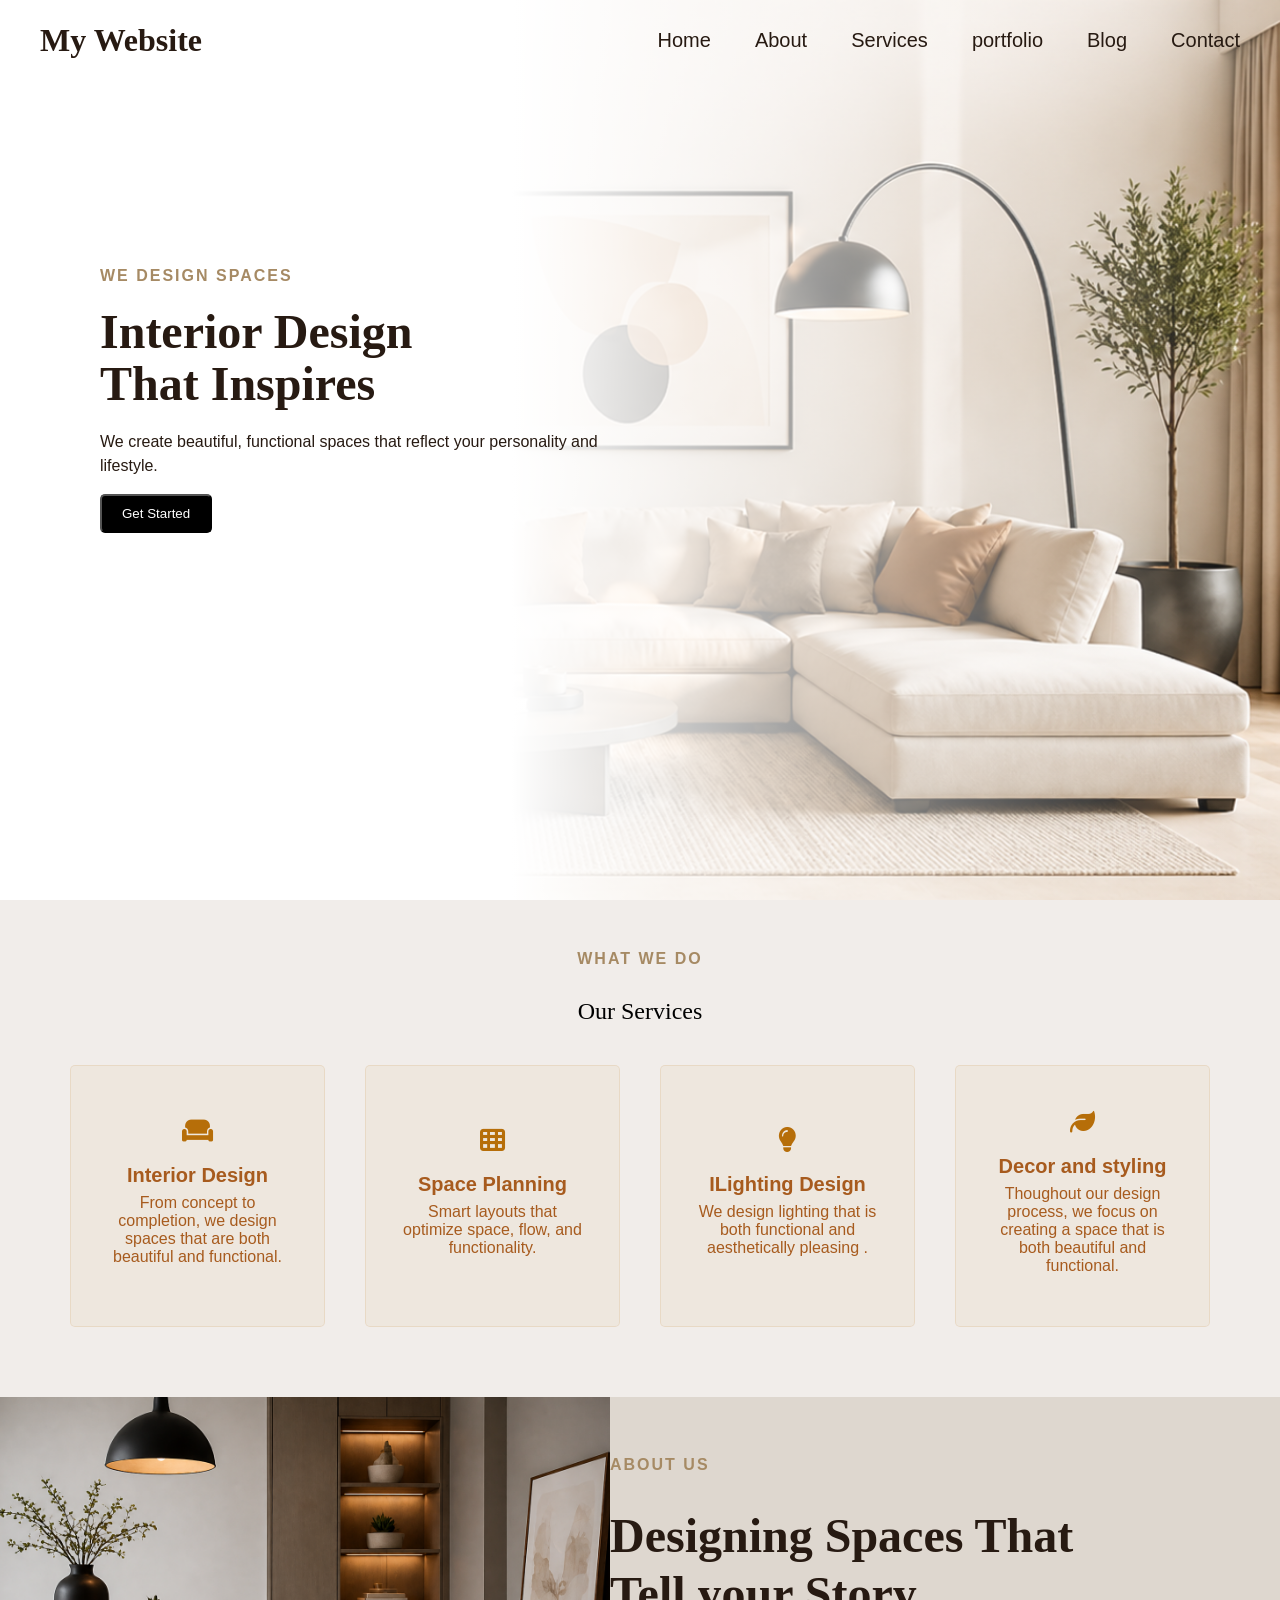
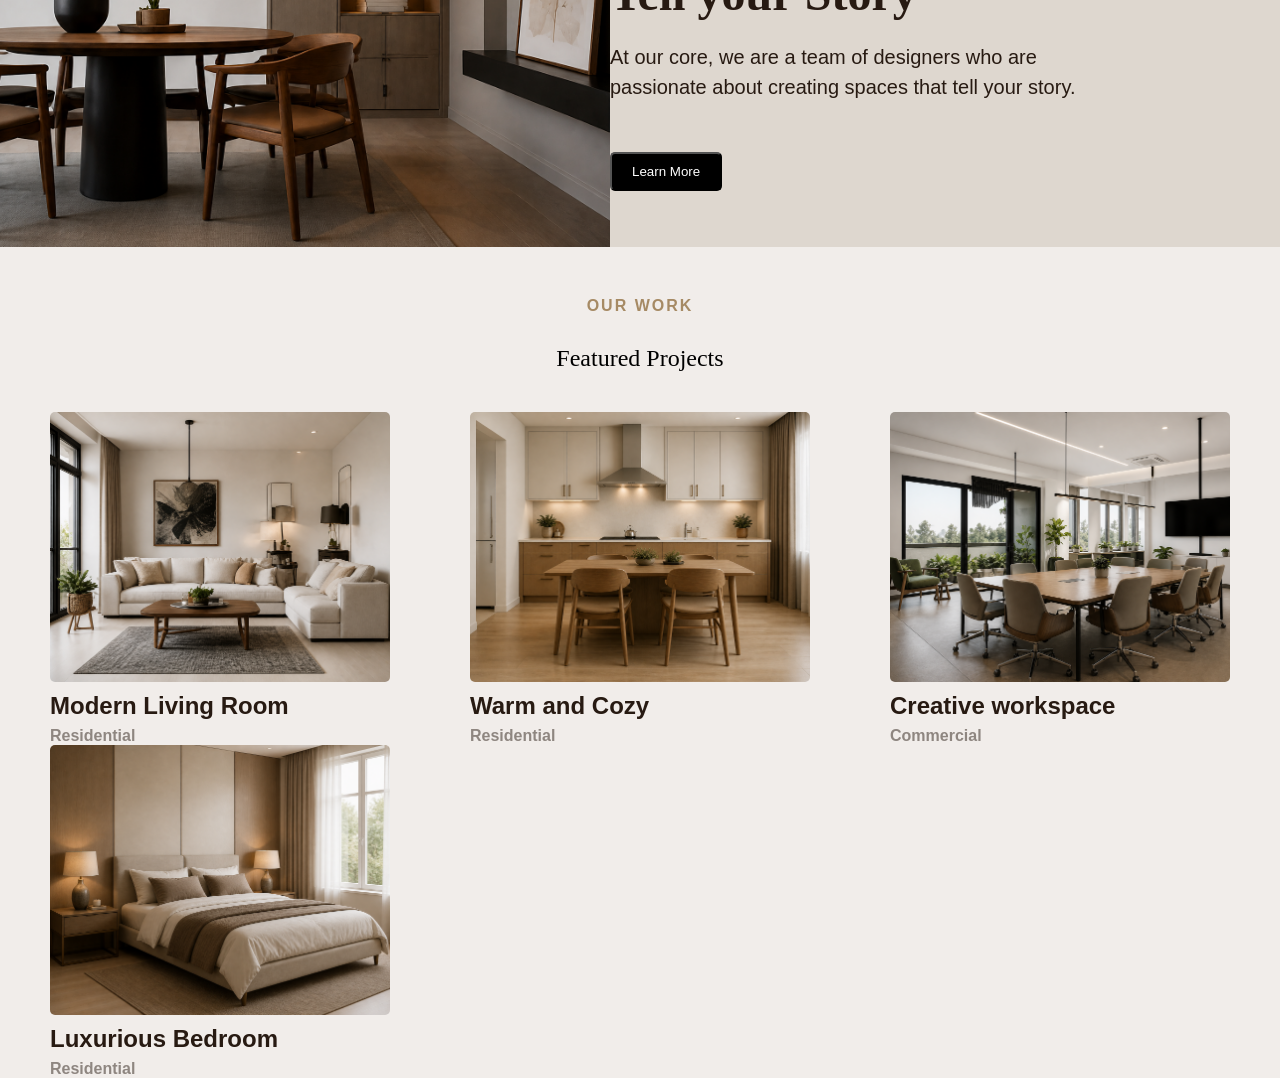
<file: interior/index.html>
<!DOCTYPE html>

<html Lang="en">

<head>
    <title>Home</title>
    <link rel="stylesheet" href="style.css">
    <link rel="stylesheet" href="https://cdnjs.cloudflare.com/ajax/libs/font-awesome/6.5.0/css/all.min.css">
</head>

<body>

    <header>
        <h1><a href="index.html">My Website</a></h1>
        <nav>
            <a href="index.html">Home</a>
            <a href="about.html">About</a>
            <a href="contact.html">Services</a>
            <a href="contact.html">portfolio</a>
            <a href="contact.html">Blog</a>
            <a href="contact.html">Contact</a>
        </nav>

        
    </header>

    <section class="hero">
        <div class="hero-content">
            <span class="label">WE DESIGN SPACES</span>

            <h1>Interior Design</h1><br><h1>That Inspires</h1>

            <p>We create beautiful, functional spaces that
            reflect your personality and lifestyle.</p>

            <button class="btn">Get Started</button>
        </div>
    </section>

    <section class="services">
        <span class="section-label">WHAT WE DO</span>

        <h1>Our Services</h1>

        <div class="services-row">
            <div class="service-card">
                <i class="fa-solid fa-couch"></i>
                <h3>Interior Design</h3>
                <p>From concept to completion, 
                    we design spaces that are
                    both beautiful and functional.
                </p>
            </div>

            <div class="service-card">
                <i class="fa-solid fa-table-cells"></i>
                <h3>Space Planning</h3>
                <p>Smart layouts that optimize space, flow, and functionality.</p>
            </div>

            <div class="service-card">
                <i class="fa-solid fa-lightbulb"></i>
                <h3>ILighting Design</h3>
                <p>We design lighting that is both functional and aesthetically pleasing .</p>
            </div>

            <div class="service-card">
                <i class="fa-solid fa-leaf"></i>
                <h3>Decor and styling</h3>
                <p>Thoughout our design process, we focus on creating a space that is both beautiful and functional.</p>
            </div>
        </div>

    </section>

    <section class="about-us">
        <div class="about-us-row">
            <div class="about-us-image"></div>

            <div class="about-us-content">
                <span class="about-us-label">ABOUT US</span>

                <h1>Designing Spaces That Tell your Story</h1>

                <p>At our core, we are a team of designers who are passionate about creating spaces that tell your story.</p>

                <button class="btn">Learn More</button>

            </div> 

        </div>

    </section>

    <section class="features">
            <span class="feature-label">OUR WORK</span>

            <h1>Featured Projects</h1>

            <div class="feature-row">

                <div class="feature-images">
                    <img src="images/interior2.png">
                        <h2>Modern Living Room</h2>
                        <p>Residential</p>
                </div>

                <div class="feature-images">        
                    <img src="images/interior3.png">
                    <h2>Warm and Cozy</h2>
                    <p>Residential</p>
                </div>

                <div class="feature-images">
                    <img src="images/interior4.png">
                    <h2>Creative workspace</h2>
                    <p>Commercial</p>
                </div>

                <div class="feature-images">
                    <img src="images/interior5.png">
                    <h2>Luxurious Bedroom</h2>
                    <p>Residential</p>
                </div>
                    
                



            </div>


    </section>



    


    




    

    


</body>

</html>
</file>
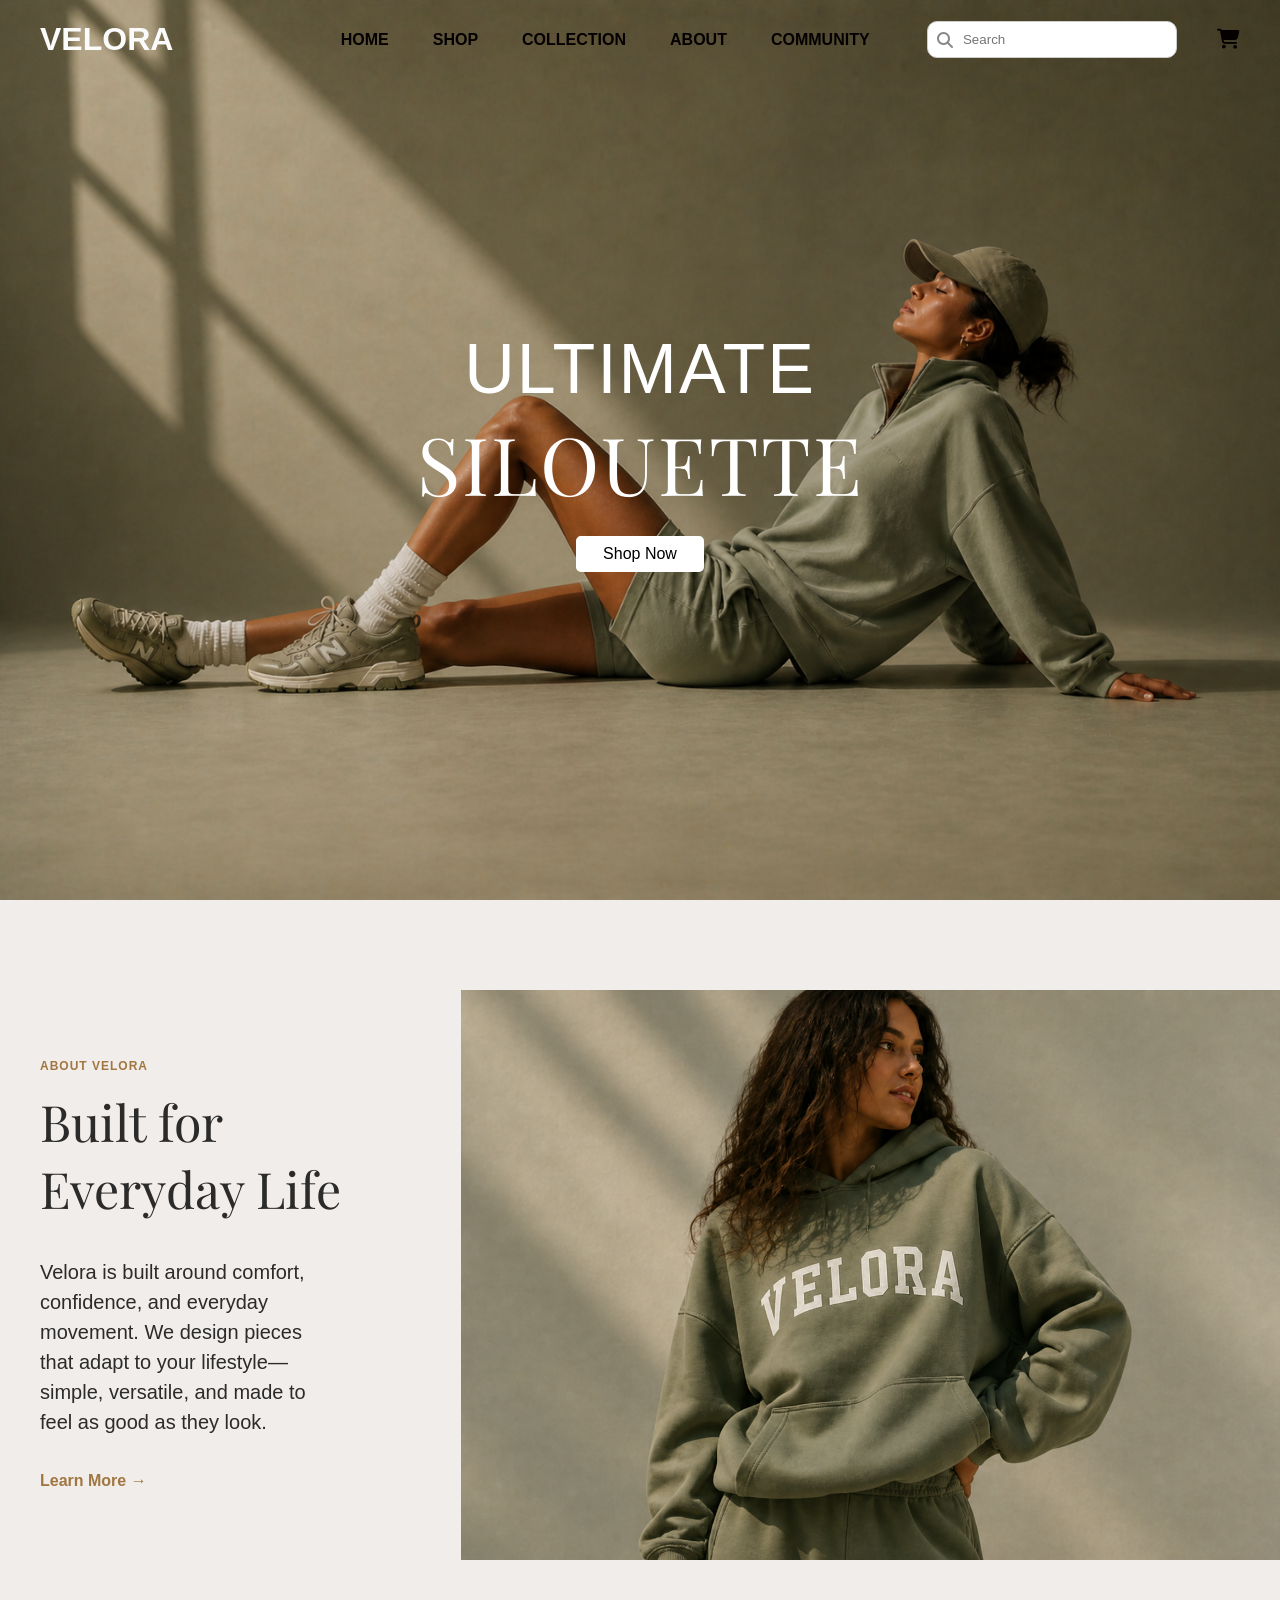
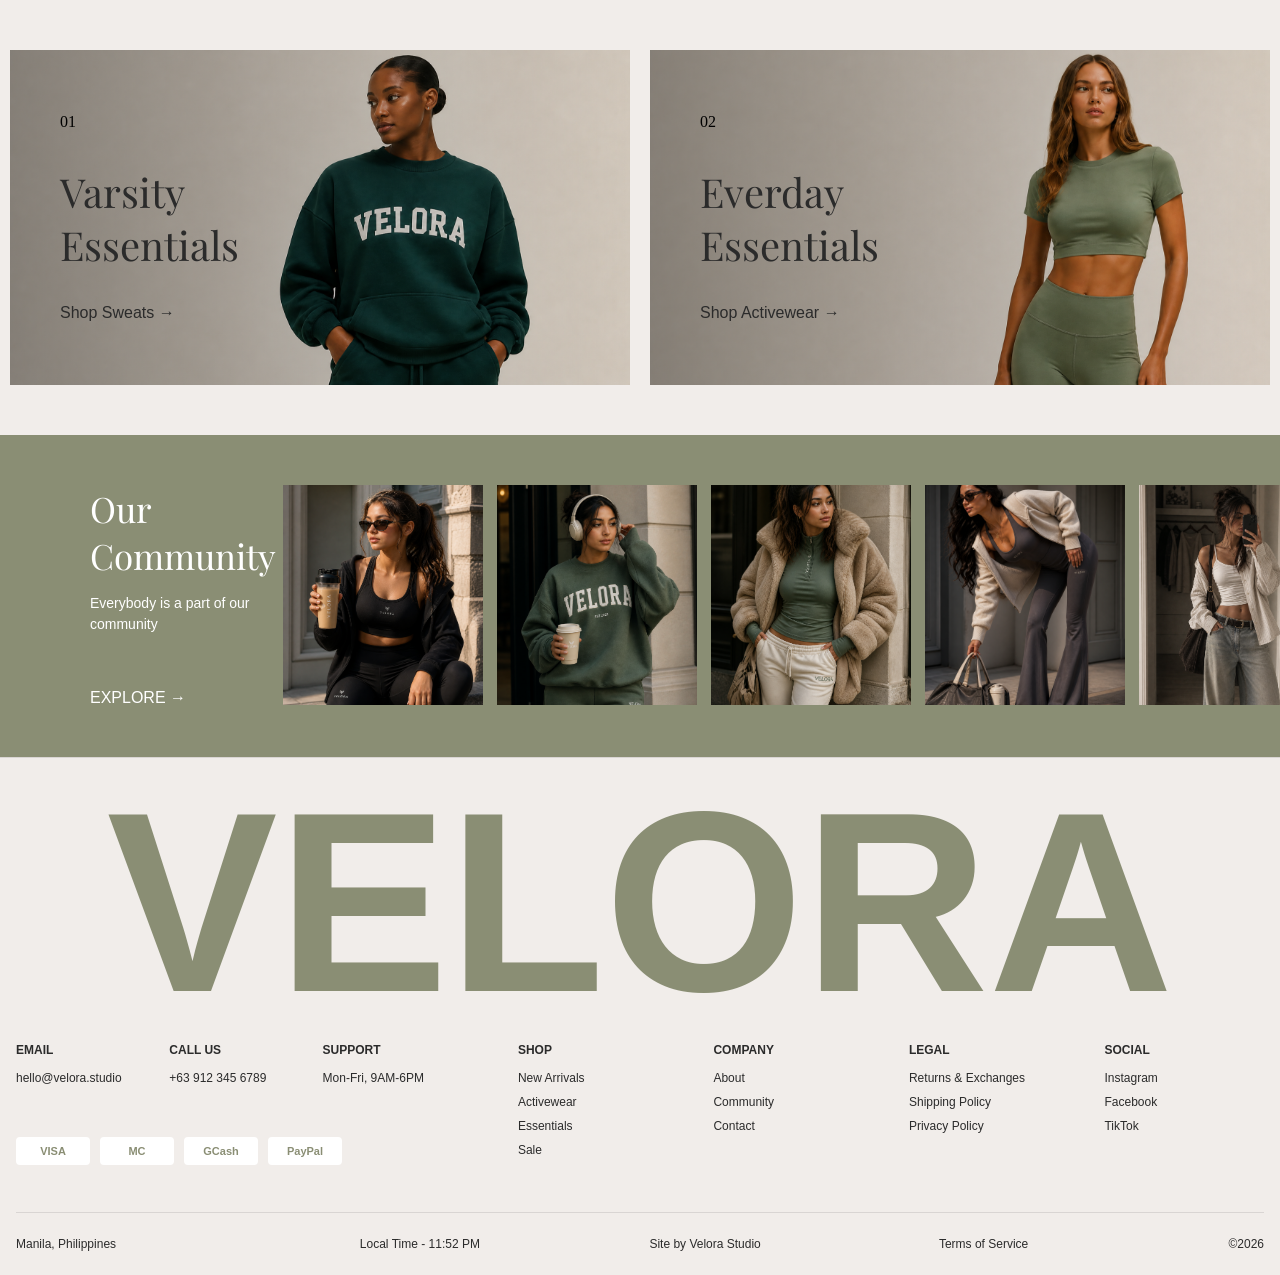
<file: velora/index.html>
<!DOCTYPE html>

<html Lang="en">

<head>
    <title>Home</title>
    <link rel="stylesheet" href="style.css">
    <link rel="stylesheet" href="https://cdnjs.cloudflare.com/ajax/libs/font-awesome/6.5.0/css/all.min.css">
    <link href="https://fonts.googleapis.com/css2?family=Playfair+Display:wght@400;600&display=swap" rel="stylesheet">
</head>

<body>
    <header>
        <h1><a href="index.html">VELORA</a></h1>
        <nav>
            <a href="index.html">HOME</a>
            <a href="about.html">SHOP</a>
            <a href="contact.html">COLLECTION</a>
            <a href="contact.html">ABOUT</a>
            <a href="contact.html">COMMUNITY</a>
        </nav>

        <div class="search-cart">
            <div class="search-box">
                <i class="fa fa-search"></i>
                <input type="search" placeholder="Search">
            </div>

            <div class="cart">
                <i class="fa fa-shopping-cart"></i>
            </div>
        </div>

        
    </header>

    <section class="hero">
        <div class="hero-content">
            <span class="hero-label">ULTIMATE</span>

            
            <h1>SILOUETTE</h1>

            <button>Shop Now</button>
        </div>
    </section>

    <section class="about">
            <div class="about-row">


                <div class="about-content">
                    <span class="about-label">ABOUT VELORA</span>

                    <h1>Built for Everyday Life</h1>

                    <P>Velora is built around comfort, confidence, and everyday movement.
                         We design pieces that adapt to your lifestyle—simple, versatile, 
                         and made to feel as good as they look.</p>

                    <button>Learn More →</button>
                </div> 

                <div class="about-image">
                    <img src="images/about.png">
                </div>

                
            </div>    


    </section>


    <section class="shop">
        <div class="shop-row">

            <div class="shop-image">
                <img src="images/shop1.png">

                <div class="shop-content">
                    <span class="shop-label">01</span>

                    <h1>Varsity Essentials</h1>

                    <button>Shop Sweats  →</button>

                </div>
            </div>

            <div class="shop-image">
                <img src="images/shop2.png">

                <div class="shop-content">
                    <span class="shop-label">02</span>

                    <h1>Everday Essentials</h1>

                    <button>Shop Activewear  →</button>

                </div>
            </div>


        </div>





    </section>


    <section class = "community">
        <div class="community-row">
            <div class="community-content">
                <h1 class="community-label">Our Community</h1>
                <p>Everybody is a part of our community </p>
                <button>EXPLORE →</button>
            </div>

            <div class="community-gallery">    
                <div class="community-image">
                    <img src="images/community1.png">
                </div>

                <div class="community-image">
                    <img src="images/community2.png">
                </div>

                <div class="community-image">
                    <img src="images/community3.png">
                </div>

                <div class="community-image">
                    <img src="images/community4.png">
                </div>

                <div class="community-image">
                    <img src="images/community5.png">
                </div>
            </div>    

        </div>




    </section>

    <footer class="site-footer">
        <div class="footer-brand">VELORA</div>

        <div class="footer-content">
            <div class="footer-info">
                <div>
                    <h3>Email</h3>
                    <p>hello@velora.studio</p>
                </div>

                <div>
                    <h3>Call Us</h3>
                    <p>+63 912 345 6789</p>
                </div>

                <div>
                    <h3>Support</h3>
                    <p>Mon-Fri, 9AM-6PM</p>
                </div>

                <div class="payment-icons">
                    <span>VISA</span>
                    <span>MC</span>
                    <span>GCash</span>
                    <span>PayPal</span>
                </div>
            </div>

            <div class="footer-links">
                <div>
                    <h3>Shop</h3>
                    <a href="#">New Arrivals</a>
                    <a href="#">Activewear</a>
                    <a href="#">Essentials</a>
                    <a href="#">Sale</a>
                </div>

                <div>
                    <h3>Company</h3>
                    <a href="#">About</a>
                    <a href="#">Community</a>
                    <a href="#">Contact</a>
                </div>

                <div>
                    <h3>Legal</h3>
                    <a href="#">Returns & Exchanges</a>
                    <a href="#">Shipping Policy</a>
                    <a href="#">Privacy Policy</a>
                </div>

                <div>
                    <h3>Social</h3>
                    <a href="#">Instagram</a>
                    <a href="#">Facebook</a>
                    <a href="#">TikTok</a>
                </div>
            </div>
        </div>

        <div class="footer-bottom">
            <p>Manila, Philippines</p>
            <p>Local Time - 11:52 PM</p>
            <p>Site by Velora Studio</p>
            <p>Terms of Service</p>
            <p>&copy;2026</p>
        </div>
    </footer>


</body>
</file>
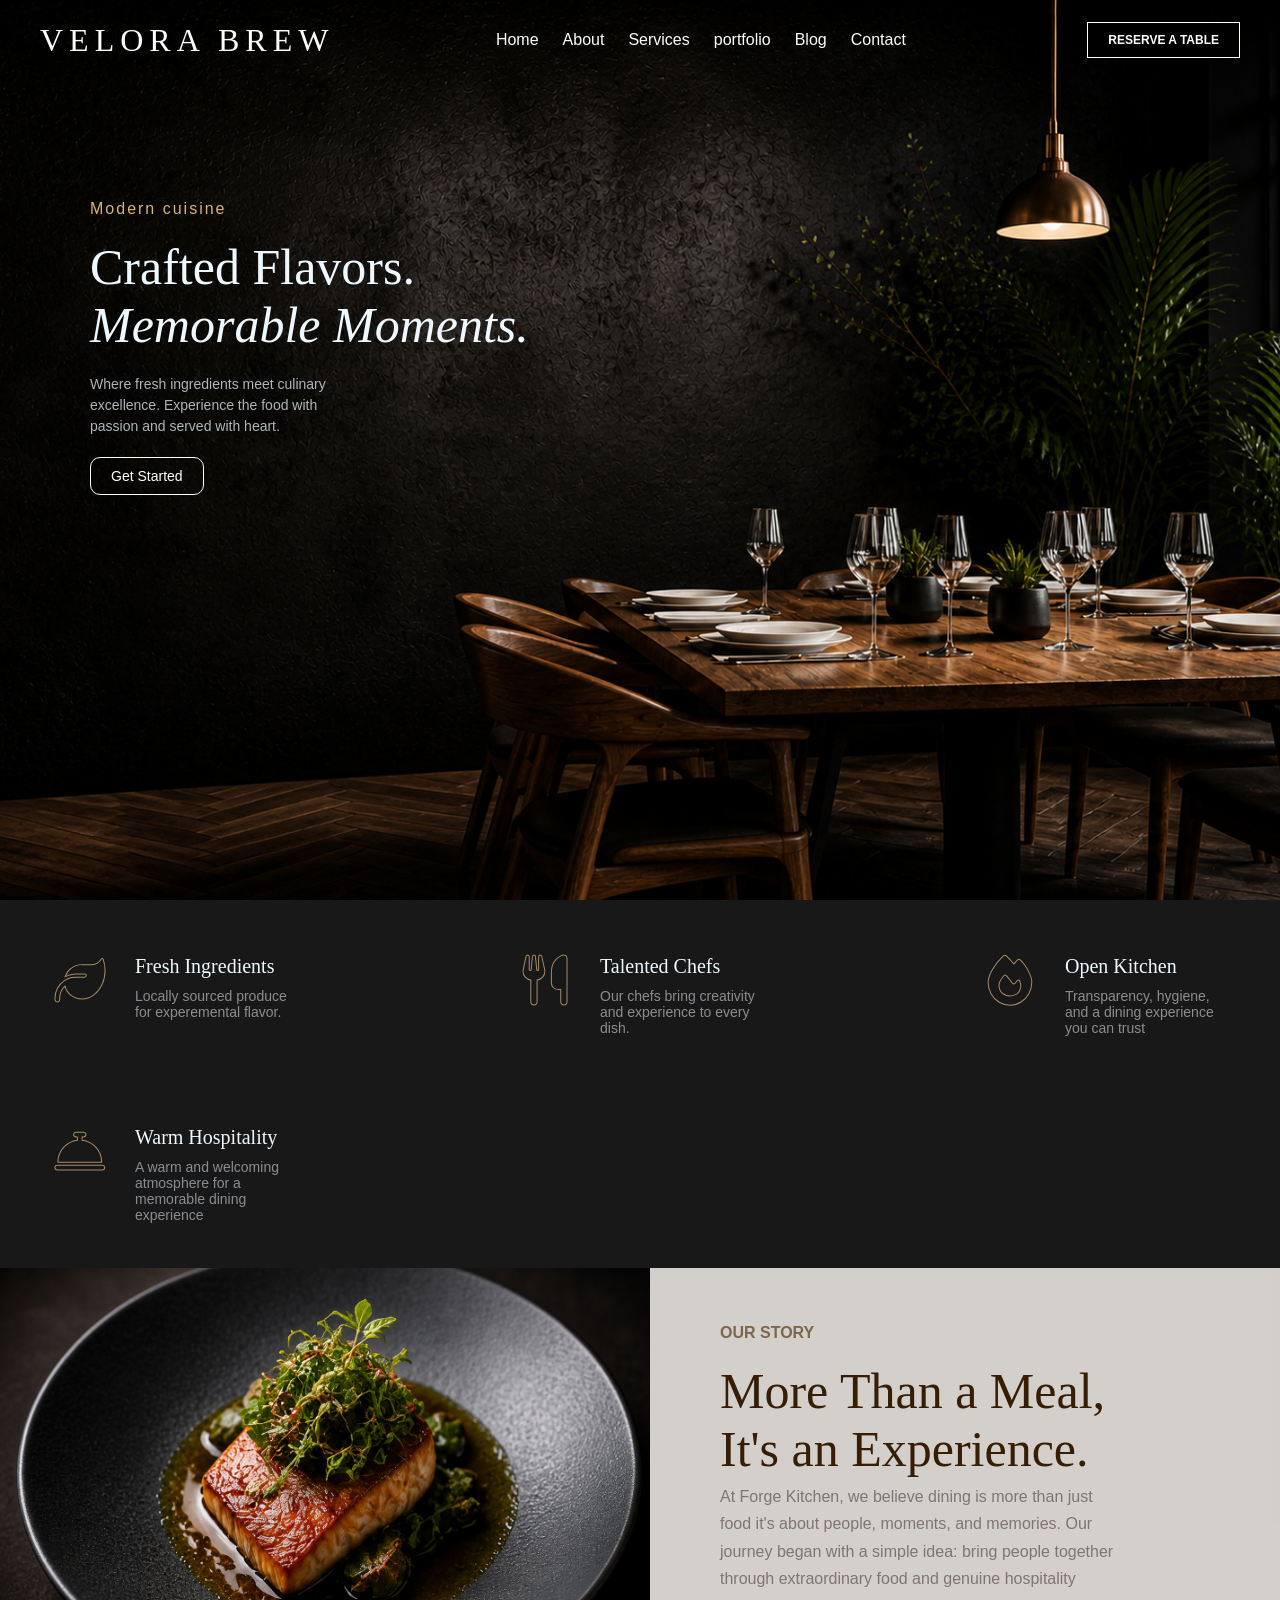
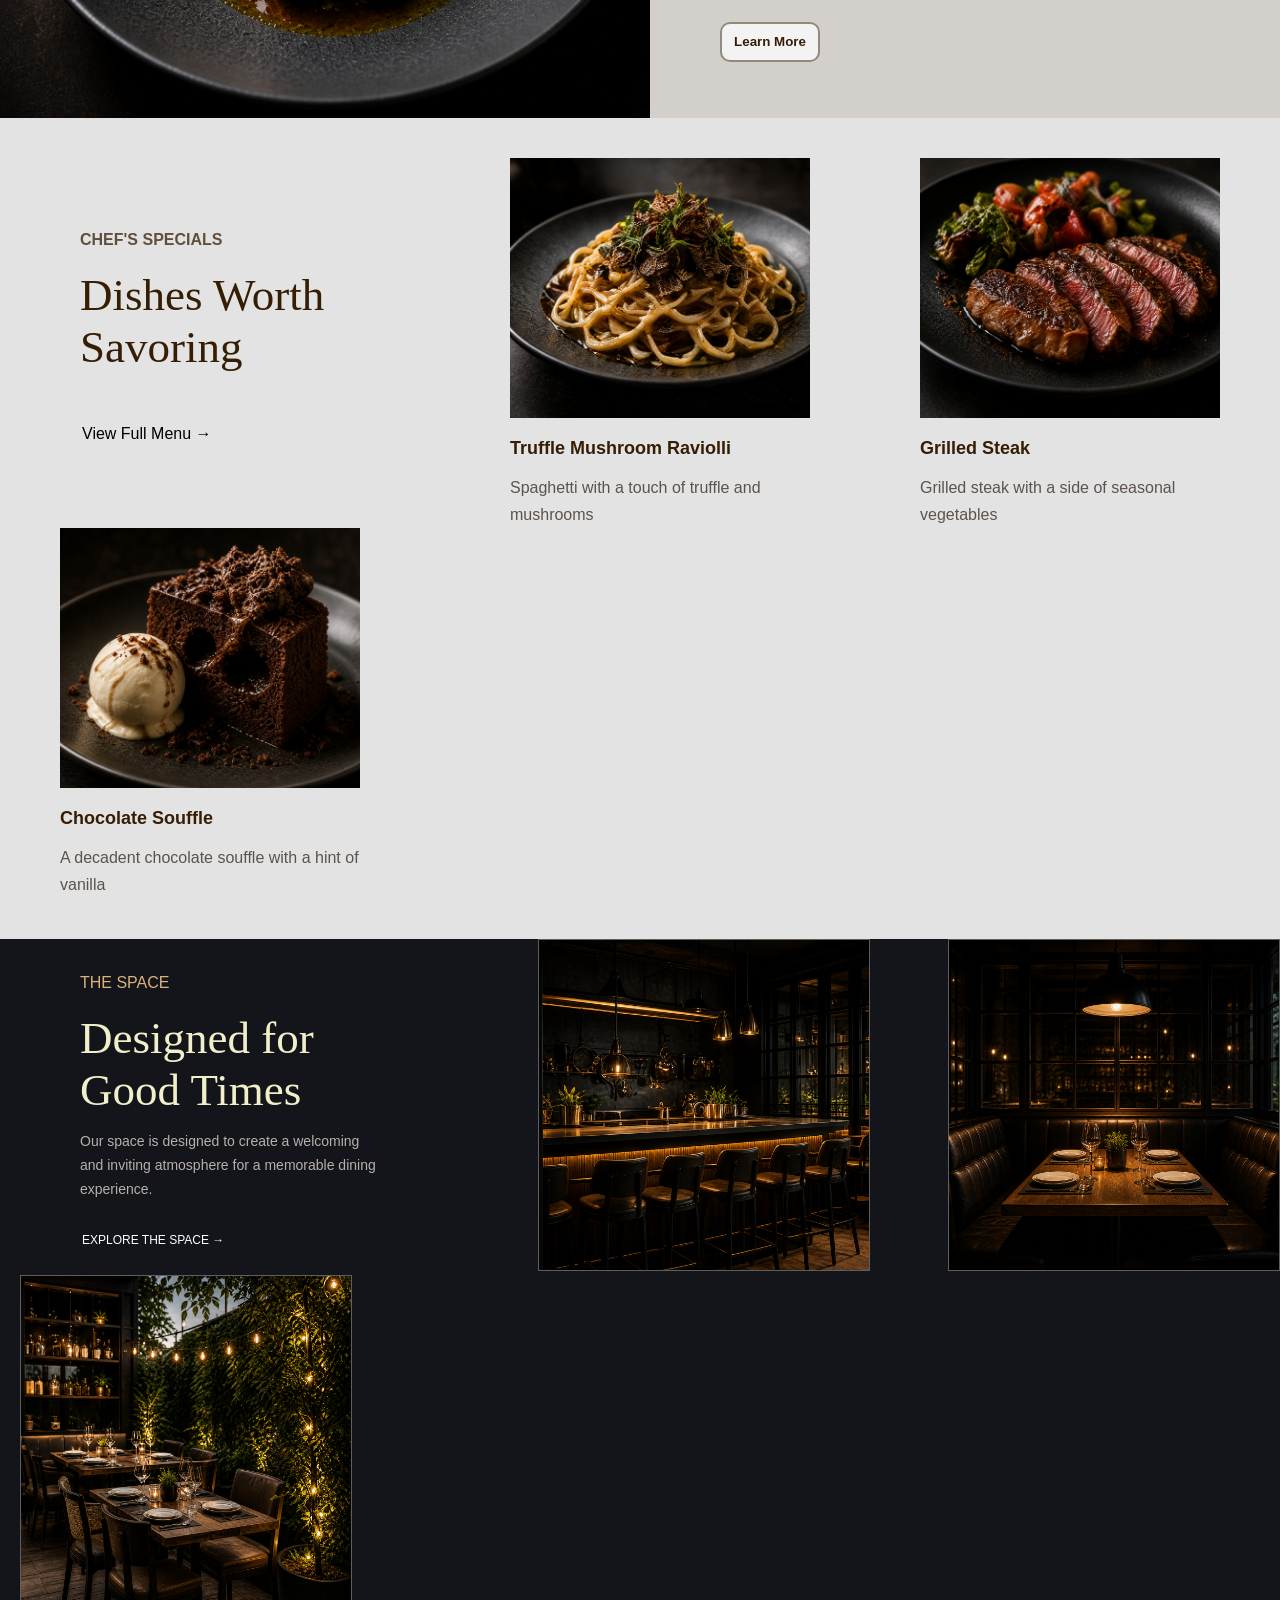
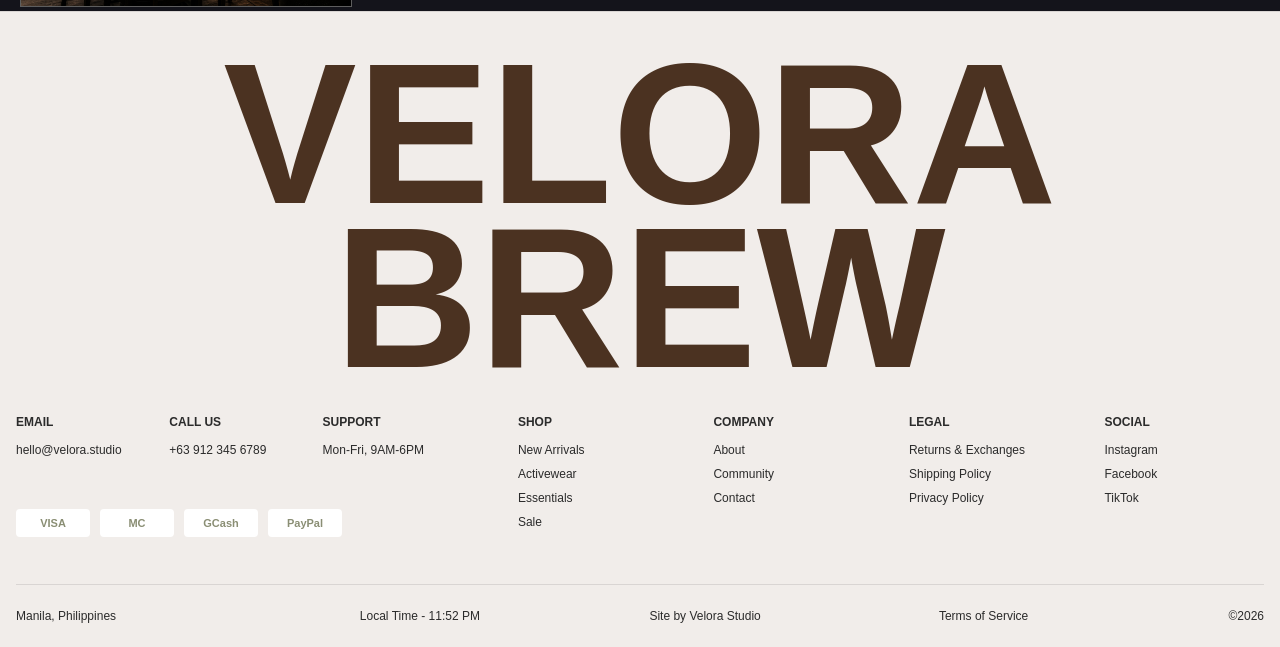
<file: coffee/coffee.html>
<!DOCTYPE html>

<html Lang="en">

<head>
    <title>Home</title>
    <link rel="stylesheet" href="style.css">
    <link rel="stylesheet" href="https://cdnjs.cloudflare.com/ajax/libs/font-awesome/6.5.0/css/all.min.css">
    <link href="https://fonts.googleapis.com/css2?family=Playfair+Display:ital,wght@0,500;1,500&display=swap" rel="stylesheet">
    <link href="https://fonts.googleapis.com/css2?family=Playfair+Display:wght@400;600&display=swap" rel="stylesheet">
</head>

<body>
    <header>
        <h1><a href="coffee.html">VELORA BREW   </a></h1>
        <nav>
            <a href="coffee.html">Home</a>
            <a href="about.html">About</a>
            <a href="contact.html">Services</a>
            <a href="contact.html">portfolio</a>
            <a href="contact.html">Blog</a>
            <a href="contact.html">Contact</a>
        </nav>

        <button>RESERVE A TABLE</button>

    </header>

<section class="hero">
  <div class="hero-content">
    <span class="hero-label">Modern cuisine</span>

    <h1>Crafted Flavors.</h1>
    <h2 class = "italic">Memorable Moments.</h2>

    <p>Where fresh ingredients meet culinary excellence.
        Experience the food with passion and served with heart.
    </p>

    <button class="btn">Get Started</button>
    
  </div>
</section>

<section class="services">
    <div class = "services-row">
        <div class="services-card">
            <i class="fa-solid fa-leaf"></i>

            <div class="services-content">
                <h2>Fresh Ingredients</h2>
                <p>Locally sourced produce for experemental flavor.</p>
            </div>

        </div>

        <div class="services-card">
            <i class="fa-solid fa-utensils"></i>

            <div class="services-content">
                <h2>Talented Chefs</h2>
                <p>Our chefs bring creativity and experience to every dish.</p>
            </div>

        </div>

        <div class="services-card">
            <i class="fa-solid fa-fire"></i>

            <div class="services-content">
                <h2>Open Kitchen</h2>
                <p>Transparency, hygiene, and a dining experience you can trust</p>
            </div>

        </div>

        <div class="services-card">
            <i class="fa-solid fa-bell-concierge"></i>

            <div class="services-content">
                <h2>Warm Hospitality</h2>
                <p>A warm and welcoming atmosphere for a memorable dining experience</p>
            </div>

        </div>

    </div>

</section>

<section class="story">
    <div class="story-row">
        <div class="story-image"></div>

        <div class="story-content">
            <span class="story-label">OUR STORY</span>

            <h1>More Than a Meal, It's an Experience.</h1></h1>

            <p>At Forge Kitchen, we believe dining is more than just food it's about people, moments, and memories. 
                Our journey began with a simple idea: bring people together through extraordinary food and genuine hospitality </p>

            <button>Learn More</button>
        </div>
    </div>
</section>


<section class="specials">
    <div class="special-row">

        <div class="special-content">
            <span class="special-label">CHEF'S SPECIALS </span>

            <h1>Dishes Worth Savoring</h1>

            <button> View Full Menu  → </button>
        </div>

       
            <div class="special-card">
                <img src="images/spag.png">
                <h2>Truffle Mushroom Raviolli</h2>
                <p>Spaghetti with a touch of truffle and mushrooms</p>
            </div>
      

        
            <div class="special-card">
                <img src="images/steak.png">
                <h2>Grilled Steak</h2>
                <p>Grilled steak with a side of seasonal vegetables</p>
            </div>
      

        
            <div class="special-card">
                <img src="images/cake.png">
                <h2>Chocolate Souffle</h2>
                <p>A decadent chocolate souffle with a hint of vanilla</p>
            </div>
       





    </div>





</section>


<section class = "space">
    <div class="space-row">
        <div class="space-content">
            <span class="space-label">THE SPACE</span>

            <h1>Designed for Good Times</h1>

            <p>Our space is designed to create a welcoming and inviting atmosphere for a memorable dining experience.</p>

            <button> EXPLORE THE SPACE  → </button>
        </div>

        <div class="space-image">
            <img src="images/space.png">
        </div>

        <div class="space-image">
            <img src="images/space2.png">
        </div>

        <div class="space-image">
            <img src="images/space3.png">
        </div>
    </div> 
        







</section>

    <footer class="site-footer">
        <div class="footer-brand">VELORA BREW</div>

        <div class="footer-content">
            <div class="footer-info">
                <div>
                    <h3>Email</h3>
                    <p>hello@velora.studio</p>
                </div>

                <div>
                    <h3>Call Us</h3>
                    <p>+63 912 345 6789</p>
                </div>

                <div>
                    <h3>Support</h3>
                    <p>Mon-Fri, 9AM-6PM</p>
                </div>

                <div class="payment-icons">
                    <span>VISA</span>
                    <span>MC</span>
                    <span>GCash</span>
                    <span>PayPal</span>
                </div>
            </div>

            <div class="footer-links">
                <div>
                    <h3>Shop</h3>
                    <a href="#">New Arrivals</a>
                    <a href="#">Activewear</a>
                    <a href="#">Essentials</a>
                    <a href="#">Sale</a>
                </div>

                <div>
                    <h3>Company</h3>
                    <a href="#">About</a>
                    <a href="#">Community</a>
                    <a href="#">Contact</a>
                </div>

                <div>
                    <h3>Legal</h3>
                    <a href="#">Returns & Exchanges</a>
                    <a href="#">Shipping Policy</a>
                    <a href="#">Privacy Policy</a>
                </div>

                <div>
                    <h3>Social</h3>
                    <a href="#">Instagram</a>
                    <a href="#">Facebook</a>
                    <a href="#">TikTok</a>
                </div>
            </div>
        </div>

        <div class="footer-bottom">
            <p>Manila, Philippines</p>
            <p>Local Time - 11:52 PM</p>
            <p>Site by Velora Studio</p>
            <p>Terms of Service</p>
            <p>&copy;2026</p>
        </div>
    </footer>









</body>

</html>
</file>
<file: interior/style.css>
body{
    background-color: rgb(241, 237, 234);
    margin: 0;
    
}

header{
    background-color:rgba(39, 26, 18, 0);
    justify-content: space-between;
    display: flex;
    align-items: center;
    height: 60px;
    padding-top: 10px;
    position: absolute;
    top: 0;
    left: 0;
    width: 100%;    
    z-index: 10;

    
    
    

}

header h1 a{
    font-family: 'Playfair Display', serif;
    color: rgb(39, 26, 18);
    text-decoration: none;
    font-size: 32px;
    margin-left: 40px;  
}

header nav a{
    text-decoration: none;
    color: rgb(39, 26, 18);
    font-family: 'inter', sans-serif;
    font-size: 20px;
    margin-right: 40px;
    gap: 20px;
}

header nav a:hover{
    border-bottom: 2px solid rgb(39, 26, 18);

}

.hero{
    height: 100vh;

    background-image: 
    linear-gradient(to right, white 40%, rgba(255,255,255,0)),
    url("images/backgroundimage.png");
    background-size: cover;
    background-position: right center;
    background-repeat: no-repeat;

    display: flex;
    
    justify-content: center;
    flex-direction: column;
}

.hero-content {
  text-align: flex-start;
  max-width: 500px;
  margin-left: 100px;
  margin-bottom: 100px;
}

.label {
  font-size: 16px;
  letter-spacing: 2px;
  color: #a68a64; /* soft brown */
  display: flex;
  font-weight: 700;
  margin-bottom: 30px;
  font-family: 'Inter', sans-serif;
}


.hero-content h1 {
  font-family: 'Playfair Display', serif;
  font-size: 48px;
  margin: 0;
  color: rgb(39, 26, 18);
  font-weight:600;
  line-height: 0.7;
  font-family: 'Playfair Display', serif;
  
}

.hero-content p {
  font-family: 'Inter', sans-serif; 
  font-size: 16px;
  margin-top: 30px;
  color: rgb(39, 26, 18);
  line-height: 1.5;
}

.btn{
    background-color: black;
    border-radius:5px;
    padding: 10px 20px;
    color: white;
    text-decoration: none;
    
    display: inline-block;
}

.section-label{
    font-size: 16px;
    letter-spacing: 2px;
    color: #a68a64; /* soft brown */
    margin-top: 50px;
    display: flex;
    font-weight: 700;
    margin-bottom: 30px;
    font-family: 'Inter', sans-serif;

    justify-content: center;
    align-items: center;
}

.services h1{
    display: flex;
    justify-content: center;
    align-items: center;
    font-weight: 500;
    margin-top: 10px;
    margin-bottom: 20px;

}

.services-row{
    display: flex;
    justify-content: flex-start;

    padding-left: 50px;
    padding-right: 50px;
    
    
}

.service-card{
    display: flex;
    text-align: center;
    justify-content: center;
    align-items: center;
    flex-direction: column;

    background-color:#d8b7881d;
    border-radius:5px;
    color: rgb(167, 91, 30);
    width: 300px;
    height: 200px;
    margin: 20px;
    padding: 30px;
    font-family: 'Inter', sans-serif;
    border: 1px solid #b66e091d;
}

.service-card h3{
    margin:0;
    font-size: 20px;
    font-weight: 700;
    font-family: 'Inter', sans-serif;

}

.service-card p{
    margin: 7px;
    font-family: 'Inter', sans-serif;
}

.service-card i{
    font-size: 25px;
    color: #b66e09;
    margin-bottom: 20px;
}

.about-us-row{
    display: flex;
    justify-content: space-between;
    align-items: center;
    
    
    margin-top: 50px;
    margin-bottom: 50px;
    background-color: #6c522c24;
}

.about-us-image{
    background-image: url("images/interior.png");
    background-size: cover;
    background-position: center center;
    background-repeat: no-repeat;
    width: 750px;
    height: 450px;

}

.about-us-label{
    font-size: 16px;
    letter-spacing: 2px;
    color: #a68a64; /* soft brown */
    font-weight: 700;
    font-family: 'Inter', sans-serif;

    margin-bottom: 30px;
    margin-top: 50px;
    
}


.about-us-content{
    display: flex;
    flex-direction: column;
    justify-content: center;
    align-items: flex-start;    

    color: rgb(39, 26, 18);
    max-width: 500px;
    margin-right: 170px;
    margin-bottom: 50px;
    line-height: 1.5;
    font-family: 'Playfair Display', serif;

  
}

.about-us-content h1{
    font-family: 'Playfair Display', serif;
    font-size: 48px;
    margin: 0;
    color: rgb(39, 26, 18);
    font-weight:600;
    line-height: 1.2;
}

.about-us-content p{
    font-family: 'Inter', sans-serif;
    font-size: 20px;
    color: rgb(39, 26, 18);
    line-height: 1.5;
    margin-bottom: 50px;
}

.feature-label{
    font-size: 16px;
    letter-spacing: 2px;
    color: #a68a64; /* soft brown */
    font-weight: 700;
    font-family: 'Inter', sans-serif;

    display:flex;
    justify-content: center;
    align-items: center;
    margin-bottom: 30px;
    margin-top: 50px;
}

.features h1{
    display: flex;
    justify-content: center;
    align-items: center;
    font-weight: 500;
    font-family: 'Playfair Display', serif;
    margin-top: 10px;
    margin-bottom: 40px;
}

.feature-row{
    justify-content: space-between;
    display: flex;
    align-items: center;
    flex-wrap: wrap;
    padding-left: 50px;
    padding-right: 50px;
}

.feature-images{
    border-radius: 5px;
    display: flex;
    justify-content: center;
    align-items: flex-start;
    flex-direction: column;
   
}

.feature-images img{
    width: 340px;
    height: 270px;
    border-radius: 5px;
    object-fit: cover;
}

.feature-images h2{
    font-family: 'Inter', sans-serif;
    font-size: 24px;
    margin-top: 10px;
    margin-bottom: 0px;
    color: rgb(39, 26, 18);
    font-weight:600;
    line-height: 1.2;
}

.feature-images p{
    font-family: 'Inter', sans-serif;
    font-size: 16px;
    color: rgba(39, 26, 18, 0.489);
    font-weight:600;
    line-height: 1.2;
    margin-top: 5px;
    margin-bottom: 0px;
}
</file>
<file: velora/style.css>
body{
    background-color: rgb(241, 237, 234);
    margin: 0;
}

header{
    background-color:rgba(39, 26, 18, 0);
    justify-content: space-between;
    display: flex;
    align-items: center;
    position: absolute;

    top: 0;
    left: 0;
    width: 100%;    
    z-index: 10;
}

header h1 a{
    font-family: 'Inter', sans-serif;
    color: rgb(251, 251, 251);
    text-decoration: none;
    font-size: 32px;
    margin-left: 40px;
    margin-right: 150px;
}

header nav a{
    text-decoration: none;
    color: rgb(4, 0, 0);
    margin-right: 40px;
    font-family: 'Inter', sans-serif;
    font-size: 16px;
    font-weight: 600;
    
}

header nav a:hover{
    color: #ffffff;
}

.search-cart{
    display: flex;
    align-items: center;
}

.search-box {
  position: relative;
  width: 250px;
}

.search-box input {
  width: 100%;
  padding: 10px 12px 10px 35px; /* left padding for icon */
  border: 1px solid #ccc;
  border-radius: 10px;
  outline: none;
  margin-right: 30px;
}

.search-box i {
  position: absolute;
  left: 10px;
  top: 50%;
  transform: translateY(-50%);
  color: #888;
  
}

.cart{
    margin-right: 40px;
    margin-left: 40px;
    font-size: 20px;
    cursor: pointer;
    color: rgb(4, 0, 0);
}

.cart:hover{
    color: #ffffff;
    
}

.hero{
    background-image: url('images/hero.png');
    background-size: cover;
    background-position: center 50%;
    height: 100vh;

    display: flex;
    flex-direction: column;
    justify-content: center;
    align-items: center;
    text-align: center;
    color: white;
    
}

.hero-label{
    
    font-size: 70px;    
    letter-spacing: 2px;
    color: #ffffff; /* soft brown */
    font-weight: 500;
    font-family: 'Inter', sans-serif;
    display:block;
    
    
}

.hero h1{
    
    font-size: 80px; 
    letter-spacing: 2px;
    font-family: 'Playfair Display', serif;
    font-weight: 300;
    margin: 0;
    list-style: 1.0;
    margin-bottom: 20px;
    

}

.hero-content button{
    background-color: white;
    border: 2px solid white;
    border-radius: 5px;
    cursor: pointer;
    padding: 7px 25px;
    font-size: 16px;
    font-family: 'Inter', sans-serif;

}

.hero-content button:hover{
    background-color: black;
    color: white;
    border-color: black;
}

.about {
    max-width: 1200px;
    margin: 0 auto; /* center whole section */
    padding: 90px 0px;
}

.about-row {
    display: flex;
    align-items: center;
    gap: 80px;
    
}

.about-content {
    flex: 0 0 42%;
    max-width: 480px; /* 🔥 keeps text narrow like design */
    display: flex;
    flex-direction: column;
    gap: 15px;
}

.about-label {
    
    font-size: 12px;
    font-weight: 600;
    letter-spacing: 1px;
    color: #a17641;
    font-family: 'Inter', sans-serif;
}

.about-content h1 {
    max-width: 350px;
    font-size: 50px;
    font-weight: 300;
    margin: 0;
    color: #2b2b2b;
    font-family: 'Playfair Display', serif;
}

.about-content p {
    max-width: 280px;
    font-family: 'Inter', sans-serif;
    font-size: 20px;
    font-weight: 400;
    line-height: 1.5;
    color: #2b2b2b;
}

.about-content button {
    background: none;
    color:#a17641;
    border: none;
    font-size: 16px;
    font-weight: 600;
    font-family: 'Inter', sans-serif;
    cursor: pointer;
    display: inline-flex;
    align-items: center;
    padding: 0;
}

.about-image {
    flex:  0 0 58%;
    display: flex;
    justify-content: flex-end;
    
}



.about-image img {
    width: 120%;
    max-width: 900px; /* 🔥 controls visual size */
    height: auto;
    display: block;

}

@media (max-width: 768px) {
  .about-row {
    flex-direction: column;   /* stack layout */
    text-align: center;
    gap: 40px;
  }

  .about-content {
    align-items: center;
  }

  .about-content h1 {
    font-size: 36px;          /* smaller on mobile */
  }

  .about-image {
    justify-content: center;
  }
}

.shop{
    margin: 0 auto; /* center whole section */
    padding-bottom: 50px;

}

.shop-row{
    display: flex;
    align-items: center;
    justify-content: center;

    
}
.shop-content{
    position:absolute;
    inset: 0;
    display: flex;
    flex-direction: column;
    justify-content: center;
    align-items: flex-start ;
    max-width: 200px;
    left: 50px;

}

.shop-content  h1{
    max-width: 350px;
    font-size: 40px;
    font-weight: 300;
    color: #2b2b2b;
    font-family: 'Playfair Display', serif;

}

.shop-content button{
    background-color: transparent;
    color: #2b2b2b;
    border: none;
    padding: 0;
    font-family: 'Inter', sans-serif;
    font-size: 16px;
    font-weight: 400;
    cursor: pointer;

}

.shop-image{
    margin-left: 10px;
    margin-right: 10px;
    position: relative;
}

.shop-image::before {
    content: "";
    position: absolute;
    inset: 0;
    background: linear-gradient(to right, rgba(0, 0, 0, 0.351), transparent);
}

.shop-image img{
    max-width: 650px;
    width: 100%;
    height: auto;
    display: block;
}

@media (max-width: 768px) {
    .shop-row {
      flex-direction: column;   /* stack layout */
      text-align: flex-start;
      gap: 40px;
    }
  
    .shop-content {
      align-items: flex-start;
      left: 30px;
    }
  
    .shop-content h1 {
      font-size: 36px;
      
    }
  
    .shop-image {
      justify-content: center;
    }
  }

.community{
    margin: 0 auto; /* center whole section */
    padding: 50px;
    background-color: #8A8E74;

}

.community-row{
    display: flex;
    justify-content: space-between;
}

.community-gallery{
    display: flex;  
}

.community-content{
    inset: 0;
    display: flex;
    flex-direction: column;
    justify-content: center;
    align-items: flex-start ;
    max-width: 270px;
    padding-left: 40px;
    margin: 0;


}

.community-content h1{
    font-size: 35px;
    font-weight: 300;
    color: #ffffff;
    font-family: 'Playfair Display', serif;
    margin: 0;
}

.community-content p{
    max-width: 280px;
    font-family: 'Inter', sans-serif;
    font-size: 14px;
    font-weight: 400;
    line-height: 1.5;
    color: #ffffff;
    padding-bottom: 40px;
}

.community-content button{
    background-color: transparent;
    color: #ffffff;
    border: none;
    padding: 0;
    font-family: 'Inter', sans-serif;
    font-size: 16px;
    font-weight: 400;
    cursor: pointer;
    align-items: center;
}

.community-image{
    display: flex;
    margin-left: 7px;
    margin-right: 7px;

    width: 200px;
    height: 220px;
    overflow: hidden;
}

.community-image img {
    width: 100%;
    height: 100%;        /* 🔥 fill container */
    object-fit: cover;   /* 🔥 crop instead of stretch */
    display: block;
}

@media (max-width: 768px) {
    .community-row {
      flex-direction: column;   /* stack layout */
      gap: 40px;
    }
  
    .community-content {
      align-items: center;
    }
  
    .community-content h1 {
      font-size: 36px;
      
      
    }
  
    .community-gallery {

      flex-direction: column;
      gap: 40px;
    }

  }

.site-footer {
    background-color: rgb(241, 237, 234);
    border-top: 1px solid rgba(43, 43, 43, 0.12);
    color: #2b2b2b;
    font-family: 'Inter', sans-serif;
    padding: 40px 16px 0;
}

.footer-brand {
    color: #8A8E74;
    font-family: 'Inter', sans-serif;
    font-size: clamp(78px, 20vw, 270px);
    font-weight: 900;
    letter-spacing: 0;
    line-height: 0.82;
    text-align: center;
}

.footer-content {
    display: grid;
    grid-template-columns: 1.1fr 1.9fr;
    gap: 70px;
    margin: 35px auto 0;
    max-width: 1280px;
    padding-bottom: 45px;
}

.footer-info {
    display: grid;
    grid-template-columns: repeat(3, minmax(100px, 1fr));
    gap: 28px;
}

.footer-info h3,
.footer-links h3 {
    font-size: 12px;
    font-weight: 800;
    margin: 0 0 14px;
    text-transform: uppercase;
}

.footer-info p,
.footer-bottom p {
    font-size: 12px;
    margin: 0;
}

.payment-icons {
    align-items: center;
    display: flex;
    flex-wrap: wrap;
    gap: 10px;
    grid-column: 1 / -1;
    margin-top: 18px;
}

.payment-icons span {
    align-items: center;
    background: #ffffff;
    border-radius: 4px;
    color: #8A8E74;
    display: inline-flex;
    font-size: 11px;
    font-weight: 800;
    height: 28px;
    justify-content: center;
    min-width: 54px;
    padding: 0 10px;
}

.footer-links {
    display: grid;
    grid-template-columns: repeat(4, minmax(110px, 1fr));
    gap: 36px;
}

.footer-links div {
    display: flex;
    flex-direction: column;
}

.footer-links a {
    color: #2b2b2b;
    font-size: 12px;
    margin-bottom: 10px;
    text-decoration: none;
}

.footer-links a:hover {
    color: #a17641;
}

.footer-bottom {
    border-top: 1px solid rgba(43, 43, 43, 0.12);
    display: grid;
    gap: 18px;
    grid-template-columns: 1.2fr 1fr 1fr 1fr auto;
    margin: 0 auto;
    max-width: 1280px;
    padding: 24px 0;
}

@media (max-width: 900px) {
    .footer-content {
        grid-template-columns: 1fr;
        gap: 42px;
    }

    .footer-links {
        grid-template-columns: repeat(2, minmax(130px, 1fr));
    }

    .footer-bottom {
        grid-template-columns: repeat(2, 1fr);
    }
}

@media (max-width: 560px) {
    .site-footer {
        padding-top: 32px;
    }

    .footer-content {
        margin-top: 28px;
    }

    .footer-info,
    .footer-links,
    .footer-bottom {
        grid-template-columns: 1fr;
    }

    .footer-brand {
        text-align: left;
    }
}
</file>
<file: coffee/style.css>
body{
    background-color: rgb(241, 237, 234);
    margin: 0;
    
}   

header{
    background-color:rgba(39, 26, 18, 0);
    justify-content: space-between;
    display: flex;
    align-items: center;
    position: absolute;


    height: 60px;
    padding-top: 10px;
    width: 100%;    
    z-index: 10;
    
}

header button{
    background-color: black;
    border: 1px solid white;
    padding: 10px 20px;
    color: white;
    text-decoration: none;
    margin-right: 40px;
    cursor: pointer;
    font-family: 'Inter', sans-serif;
    font-size: 12px;
    font-weight: 600;
    
}

header button:hover{
    background-color: rgb(255, 255, 255);
    color: black;
}



header h1 a{
    font-family: 'Cinzel', serif;
    letter-spacing: 6px;
    color: rgb(255, 255, 255);
    text-decoration: none;
    font-size: 32px;
    font-weight: 200;
    margin-left: 40px;
}


header nav a{
    font-family: 'Inter', sans-serif;
    color: rgb(255, 255, 255);
    text-decoration: none;
    font-size: 16px;
    margin-right: 20px;
}

header nav a:hover{
  
    color: rgb(246, 191, 96);
}

.hero{
    height: 100vh;
    background-image: url(./images/home.png);
    background-size: cover;
    background-position: center;
    display: flex;
    justify-content: center;
    align-items: center;


}

.hero-content{
    position: absolute;
    text-align: left;
    margin-left: 40px;
    left: 50px;
    top: 200px;


}

.hero-label{
    font-size: 16px;    
    letter-spacing: 2px;
    color: #d9b37c; /* soft brown */
    font-weight: 200;
    font-family: 'Inter', sans-serif;
    display:block;
    margin-bottom: 20px;
    
}

.hero h1{
    color: aliceblue;
    font-family:'Cinzel', serif;
    font-weight: 300;
    font-size: 50px;
    margin: 0;
    list-style: 1.0;

}

.italic{

    color: aliceblue;
    font-family:'Cinzel', serif;
    font-style: italic;
    
    font-weight: 300;
    font-size: 50px;
    margin: 0;
    margin-bottom: 20px;

}

.hero p{
    max-width: 250px;
    color: rgba(240, 248, 255, 0.723);
    font-family:'Inter', sans-serif;
    font-weight: 300;
    font-size: 14px;
    margin: 0;
    list-style: 1.0;
    line-height: 1.5;
}

.btn{
    background-color: #ffffff00;
    border-radius:10px;
    border: 1px solid rgb(255, 255, 255);
    padding: 10px 20px;
    color: rgb(255, 255, 255);
    text-decoration: none;
    margin-top: 20px;
    display: inline-block;
    font-family: 'Inter', sans-serif;
    font-weight: 300;
    font-size: 14px;
}

.btn:hover{
    background-color: rgb(255, 255, 255);
    color: rgb(39, 26, 18);
}

.services{
    width: 100%;
    background-color: rgb(24, 24, 24);
    min-height: 200px;
    display: flex;
    justify-content: center;
    
    
}

.services-row{
    display:flex;
    justify-content: space-between;
    flex-wrap: wrap;
    margin:5px;
}

.services-card{
    display:flex;
    gap: 20px;
    justify-content: center;    
    align-items: flex-start;
    margin: 40px;
    margin-left: 40px;
    margin-right: 40px;
    

}

.services-card i{
    width: 50px;         
    text-align: center;

    font-size: 50px;
    padding: 10px;

    color: transparent;
    -webkit-text-stroke: 1px #a68a64;

}

.services-card i:hover{
    color: #ffffff;
    -webkit-text-stroke: 1px #ffffff;
}

.services-content{
    display: flex;
    flex-direction: column;
    justify-content: center;
    align-items: flex-start;
    max-width: 170px;
}

.services-content h2{
  
    margin-top: 10px;
    margin-bottom: 10px;
    font-size: 20px;
    font-weight: 200;
    font-family: 'Cinzel', serif;
    color: aliceblue;
}

.services-content p{
    margin: 0;
    font-size: 14px;
    font-weight: 200;
    font-family: 'Inter', sans-serif;   
    color: rgba(240, 248, 255, 0.527);
}

.story{
    width: 100%;
    background-color: #a9a29c69;
}



.story-row{
    display:flex;
    justify-content: flex-start;
    flex-wrap: wrap;
    gap: 20px;
}

.story-image{
    background-image: url(./images/story.png);
    background-size: cover;
    background-position: center;
    height: 450px;
    width: 650px;
    
}

.story-content{
    max-width: 400px;
    display: flex;
    flex-direction: column;
    justify-content: center;
    margin-left: 50px;
    margin-top: 10px;
    

}

.story-label{
    font-size:16px;
    font-family: 'Inter', sans-serif;
    font-weight: 600;
    color: #522f0aa8;
    margin-bottom: 20px;
}

.story-content h1{
    font-weight: 300;
    font-size: 50px;
    margin: 0;
    color: #361e05;
    
}

.story-content p{

    font-family: 'Inter', sans-serif;
    font-size: 16px;
    color: rgba(39, 26, 18, 0.489);
    line-height: 1.7;
    margin-top: 5px;
    margin-bottom: 0px;
}

.story-content button{
    margin-top: 30px;
    margin-bottom: 10px;
    width: 100px;
    height: 40px;
    border-radius: 10px;
    font-family: 'Inter', sans-serif;
    font-weight: 600;
    background-color: #f3f3f3;
    color: #361e05;
    border: 2px solid #361e057f;
    cursor: pointer;
    
}

.story-content button:hover{
    background-color: #361e05;
    color: #f3f3f3;
}

.specials{
    
    background-color: rgb(227, 227, 227);
    padding: 40px;

}

.special-row{
    display:flex;
    justify-content: space-between;
    flex-wrap: wrap;
}



.special-content{
    display: flex;
    flex-direction: column;
    justify-content: center;
    align-items: flex-start;
    margin-left: 40px;
    margin-right: 40px; 
    max-width: 300px;
}

.special-label{
    font-family: 'Inter', sans-serif;
    font-size: 16px;;
    font-weight: 600;
    color: #361e05c0;
    margin-bottom: 20px;

}

.special-content h1{
    font-family: 'Cinzel', serif;
    font-size: 45px;
    font-weight: 200;
    margin: 0;
    margin-bottom: 40px;
    color: #361e05;

}

.special-content button{
    background-color: transparent;
    border: 2px solid #361e0500;
    cursor: pointer;
    padding: 10px 0px;
    font-size: 16px;
    font-family: 'Inter', sans-serif;
}

.special-card{
    flex-direction: column;
    display: flex;  
    margin-left: 20px;
    margin-right: 20px;
    

}

.special-card img{
    width: 300px;
    height: 260px;
    object-fit: cover;
}

.special-card h2 {
    margin-top: 20px;
    font-family: 'Inter', sans-serif;
    font-size: 18px;
    color: #361e05;

}

.special-card p{
    margin:0;
    max-width: 300px;
    font-family: 'Inter', sans-serif;
    font-size: 16px;
    color: rgba(39, 26, 18, 0.718);
    line-height: 1.7;

}

.space{
    
    background-color: rgb(20, 20, 27);
    display: flex;
    flex-direction: column;
    justify-content: center;
    
    
    
}

.space-row{
    display:flex;
    justify-content: space-between;
    flex-wrap: wrap;

}

.space-label{
    font-family: 'Inter', sans-serif;
    font-size: 16px;;
    font-weight: 200;
    color: #d9b37c;
    margin-top: 20px;
    margin-bottom: 20px;
}

.space-content{
    display: flex;
    flex-direction: column;
    justify-content: center;
    align-items: flex-start;
    margin-left: 80px;
    margin-right: 80px;
    max-width: 300px;
}

.space-content h1{
    font-family: 'Cinzel', serif;
    font-size: 45px;
    font-weight: 100;
    margin: 0;
    color: #f1efca;
}

.space-content p{
    font-size: 14px;
    font-family: 'Inter', sans-serif;
    color: #e6dfd6c5;
    line-height: 1.7;
    margin-bottom: 20px;

}

.space-content button{
    background-color: transparent;
    border: 2px solid #361e0500;
    cursor: pointer;
    padding: 10px 0px;
    color: #ffffff;
    font-size: 12px;
    font-family: 'Inter', sans-serif;
}



.space-image{
    margin-left: 20px;
    object-fit: cover;
    


}

.space-image img{
    width: 330px;
    height: 330px;
    border: 1px solid rgb(94, 94, 94);


}







.site-footer {
    background-color: rgb(241, 237, 234);
    border-top: 1px solid rgba(43, 43, 43, 0.12);
    color: #2b2b2b;
    font-family: 'Inter', sans-serif;
    padding: 40px 16px 0;
}

.footer-brand {
    color: #4b3221;
    font-family: 'Inter', sans-serif;
    font-size: clamp(78px, 20vw, 200px);
    font-weight: 900;
    letter-spacing: 0;
    line-height: 0.82;
    text-align: center;
}

.footer-content {
    display: grid;
    grid-template-columns: 1.1fr 1.9fr;
    gap: 70px;
    margin: 35px auto 0;
    max-width: 1280px;
    padding-bottom: 45px;
}

.footer-info {
    display: grid;
    grid-template-columns: repeat(3, minmax(100px, 1fr));
    gap: 28px;
}

.footer-info h3,
.footer-links h3 {
    font-size: 12px;
    font-weight: 800;
    margin: 0 0 14px;
    text-transform: uppercase;
}

.footer-info p,
.footer-bottom p {
    font-size: 12px;
    margin: 0;
}

.payment-icons {
    align-items: center;
    display: flex;
    flex-wrap: wrap;
    gap: 10px;
    grid-column: 1 / -1;
    margin-top: 18px;
}

.payment-icons span {
    align-items: center;
    background: #ffffff;
    border-radius: 4px;
    color: #8A8E74;
    display: inline-flex;
    font-size: 11px;
    font-weight: 800;
    height: 28px;
    justify-content: center;
    min-width: 54px;
    padding: 0 10px;
}

.footer-links {
    display: grid;
    grid-template-columns: repeat(4, minmax(110px, 1fr));
    gap: 36px;
}

.footer-links div {
    display: flex;
    flex-direction: column;
}

.footer-links a {
    color: #2b2b2b;
    font-size: 12px;
    margin-bottom: 10px;
    text-decoration: none;
}

.footer-links a:hover {
    color: #a17641;
}

.footer-bottom {
    border-top: 1px solid rgba(43, 43, 43, 0.12);
    display: grid;
    gap: 18px;
    grid-template-columns: 1.2fr 1fr 1fr 1fr auto;
    margin: 0 auto;
    max-width: 1280px;
    padding: 24px 0;
}

@media (max-width: 900px) {
    .footer-content {
        grid-template-columns: 1fr;
        gap: 42px;
    }

    .footer-links {
        grid-template-columns: repeat(2, minmax(130px, 1fr));
    }

    .footer-bottom {
        grid-template-columns: repeat(2, 1fr);
    }
}

@media (max-width: 560px) {
    .site-footer {
        padding-top: 32px;
    }

    .footer-content {
        margin-top: 28px;
    }

    .footer-info,
    .footer-links,
    .footer-bottom {
        grid-template-columns: 1fr;
    }

    .footer-brand {
        text-align: left;
    }
}
</file>
